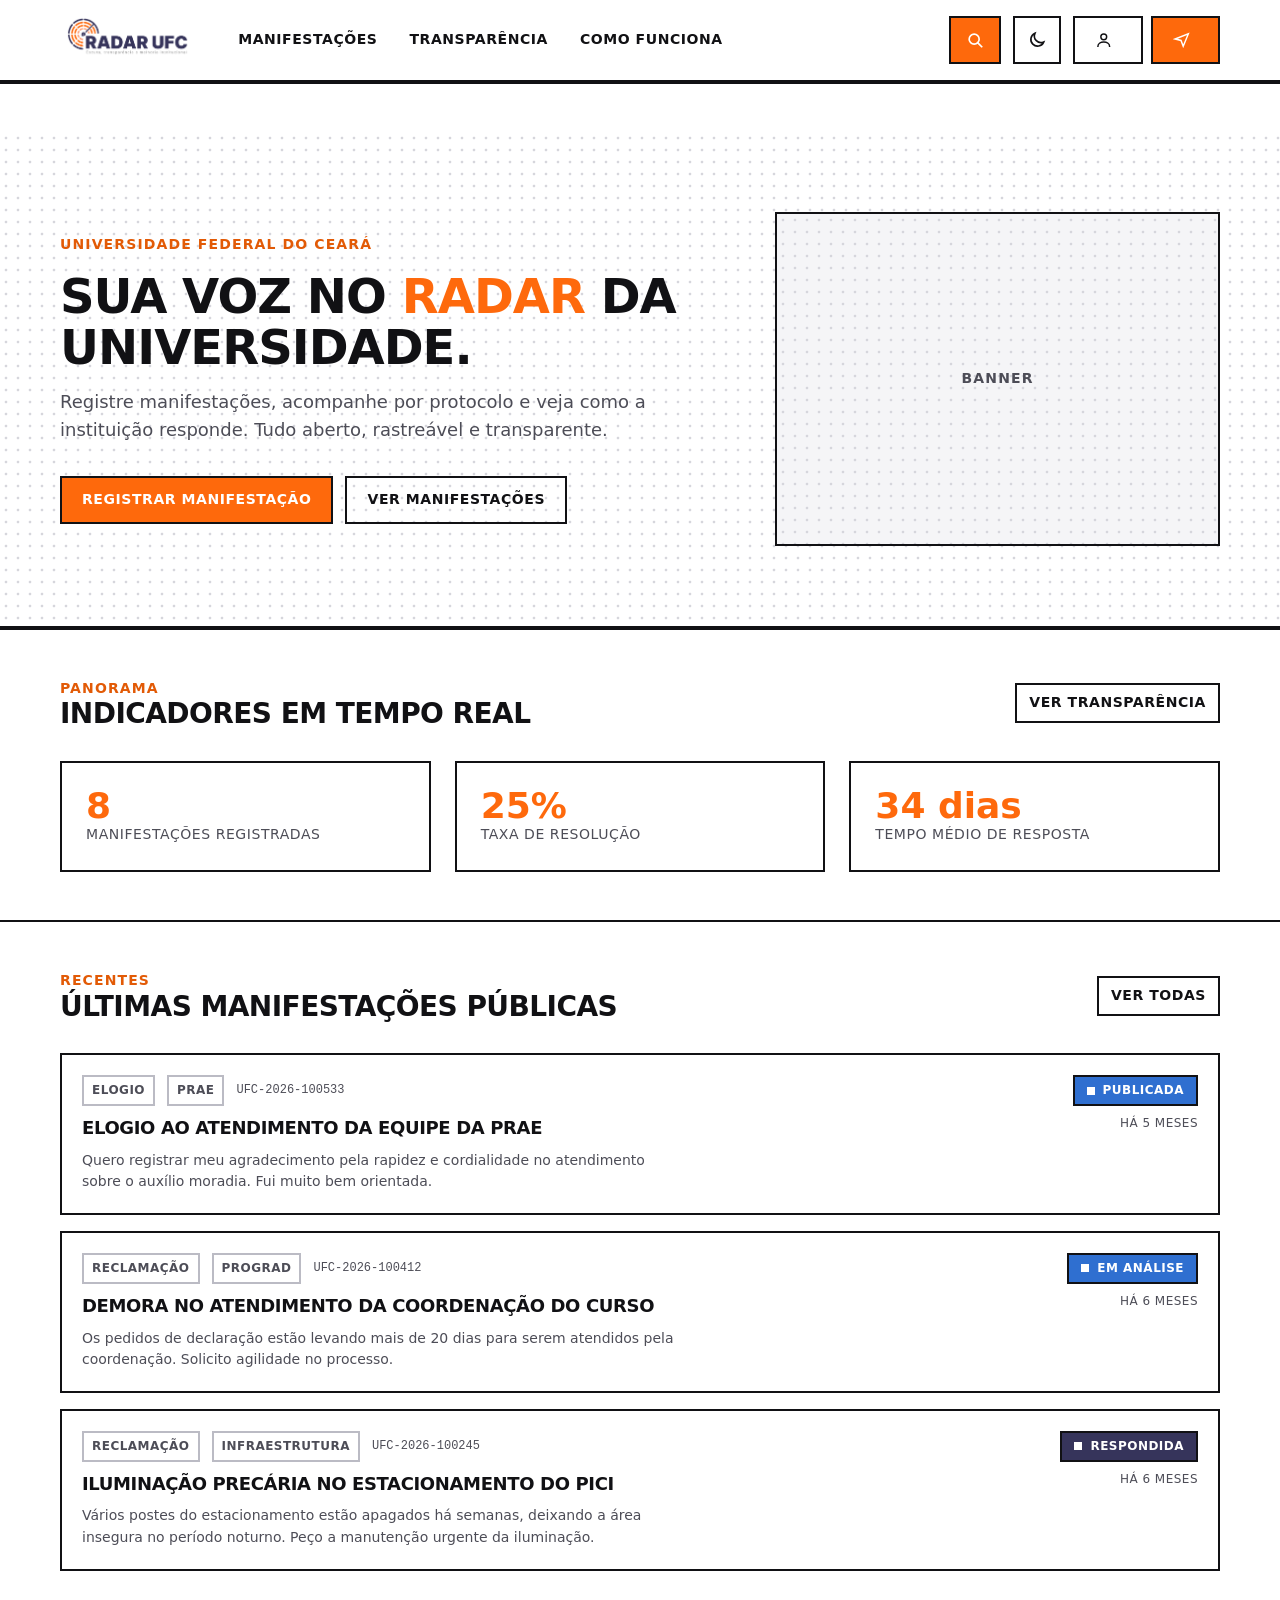
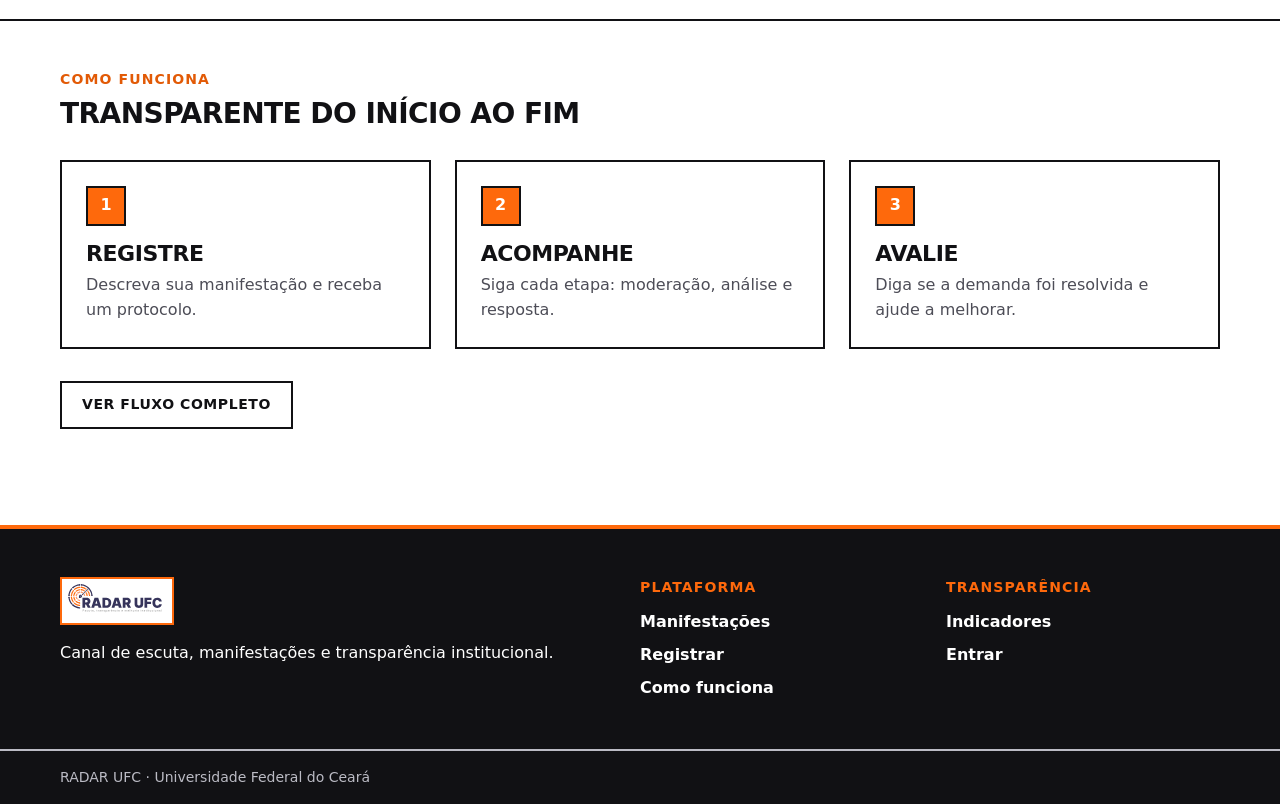
<file: src/html/index.html>
<!DOCTYPE html>
<html lang="pt-BR">
  <head>
    <meta charset="UTF-8" />
    <meta name="viewport" content="width=device-width, initial-scale=1.0" />
    <title>RADAR UFC — Escuta e transparência</title>
    <meta
      name="description"
      content="Canal de escuta, manifestações e transparência institucional da Universidade Federal do Ceará."
    />
    <link rel="icon" href="../assets/images/logo-mark.svg" />
    <link rel="stylesheet" href="../css/main.css" />
    <script>
      try {
        var stored = JSON.parse(localStorage.getItem("radar.theme"));
        document.documentElement.dataset.theme =
          stored ||
          (matchMedia("(prefers-color-scheme: dark)").matches
            ? "dark"
            : "light");
      } catch (error) {}
    </script>
  </head>
  <body>
    <a class="skip-link" href="#main">Pular para o conteúdo</a>
    <div class="page">
      <div data-shell="header"></div>
      <main class="page__main" id="main">
        <section class="hero halftone">
          <div class="container hero__inner">
            <div>
              <p class="eyebrow">Universidade Federal do Ceará</p>
              <h1 class="hero__title">
                Sua voz no <em>radar</em> da universidade.
              </h1>
              <p class="hero__lead">
                Registre manifestações, acompanhe por protocolo e veja como a
                instituição responde. Tudo aberto, rastreável e transparente.
              </p>
              <div class="hero__actions">
                <a class="btn btn--primary" href="registrar.html">
                  Registrar manifestação
                </a>
                <a class="btn btn--ghost" href="manifestacoes.html">
                  Ver manifestações
                </a>
              </div>
            </div>
            <div class="hero__art halftone" role="img" aria-label="Espaço reservado para imagem do banner">
              <span class="hero__art-label">Banner</span>
            </div>
          </div>
        </section>

        <section class="section">
          <div class="container stack--loose stack">
            <div class="cluster cluster--between">
              <div>
                <p class="eyebrow">Panorama</p>
                <h2>Indicadores em tempo real</h2>
              </div>
              <a class="btn btn--ghost btn--sm" href="transparencia.html">
                Ver transparência
              </a>
            </div>
            <div class="grid grid--3" data-home-metrics></div>
          </div>
        </section>

        <section class="section">
          <div class="container stack--loose stack">
            <div class="cluster cluster--between">
              <div>
                <p class="eyebrow">Recentes</p>
                <h2>Últimas manifestações públicas</h2>
              </div>
              <a class="btn btn--ghost btn--sm" href="manifestacoes.html">
                Ver todas
              </a>
            </div>
            <div class="stack" data-home-recent></div>
          </div>
        </section>

        <section class="section">
          <div class="container stack stack--loose">
            <div class="stack stack--tight">
              <p class="eyebrow">Como funciona</p>
              <h2>Transparente do início ao fim</h2>
            </div>
            <div class="grid grid--3">
              <div class="step-brief">
                <span class="step-brief__num">1</span>
                <h3>Registre</h3>
                <p class="text-muted">
                  Descreva sua manifestação e receba um protocolo.
                </p>
              </div>
              <div class="step-brief">
                <span class="step-brief__num">2</span>
                <h3>Acompanhe</h3>
                <p class="text-muted">
                  Siga cada etapa: moderação, análise e resposta.
                </p>
              </div>
              <div class="step-brief">
                <span class="step-brief__num">3</span>
                <h3>Avalie</h3>
                <p class="text-muted">
                  Diga se a demanda foi resolvida e ajude a melhorar.
                </p>
              </div>
            </div>
            <div>
              <a class="btn btn--ghost" href="como-funciona.html">
                Ver fluxo completo
              </a>
            </div>
          </div>
        </section>
      </main>
      <div data-shell="footer"></div>
    </div>

    <script type="module" src="../js/app.js"></script>
    <script type="module" src="../js/features/home/home.js"></script>
  </body>
</html>
</file>
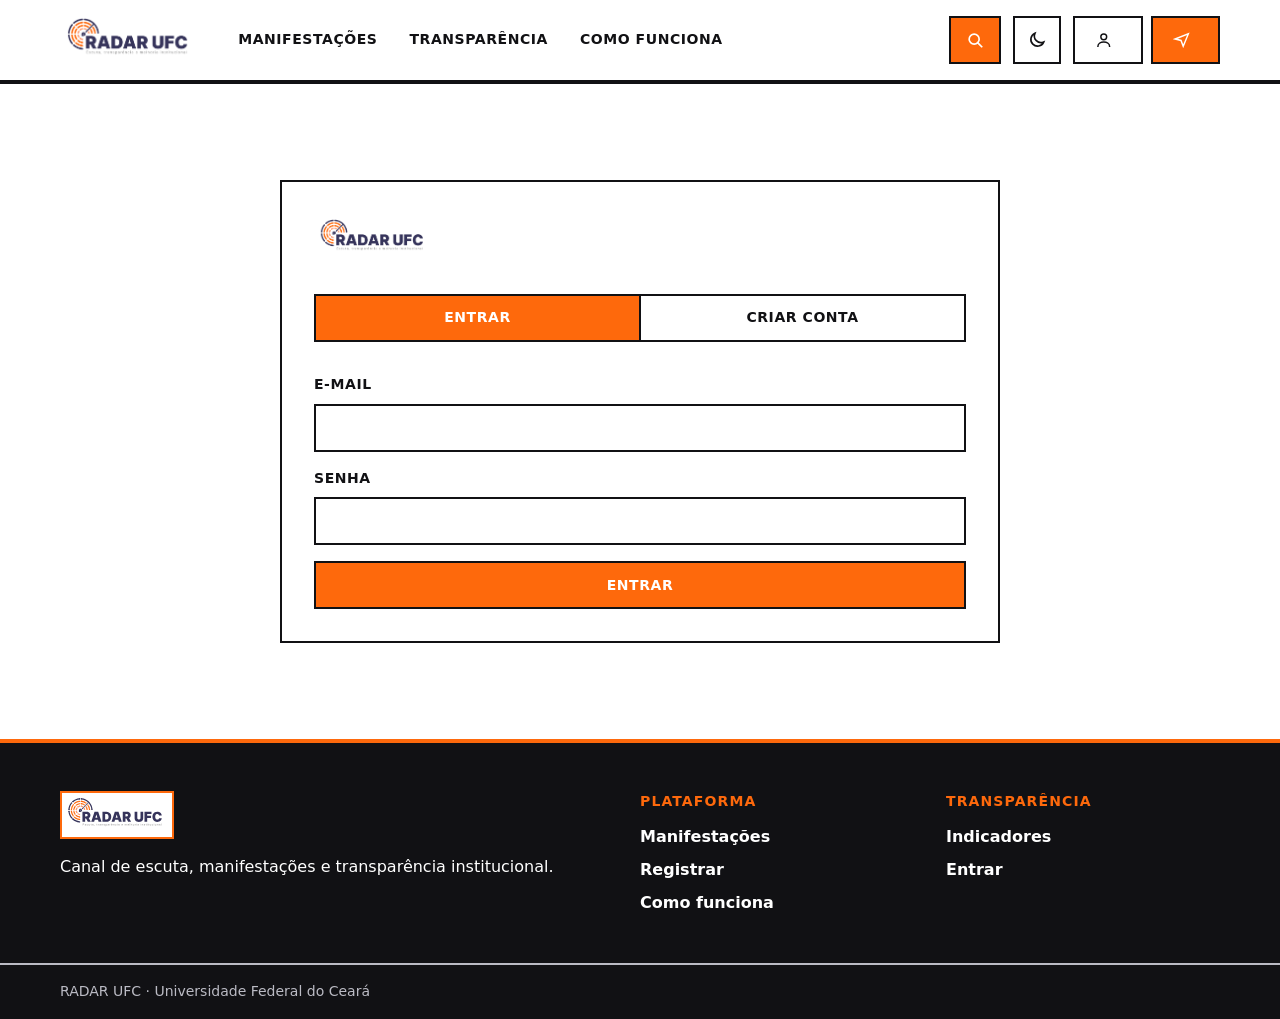
<file: src/html/admin-dashboard.html>
<!DOCTYPE html>
<html lang="pt-BR">
  <head>
    <meta charset="UTF-8" />
    <meta name="viewport" content="width=device-width, initial-scale=1.0" />
    <title>Painel administrativo — RADAR UFC</title>
    <meta name="description" content="Painel administrativo do RADAR UFC: indicadores e gestão de manifestações." />
    <link rel="icon" href="../assets/images/logo-mark.svg" />
    <link rel="stylesheet" href="../css/main.css" />
    <script>
      try {
        var stored = JSON.parse(localStorage.getItem("radar.theme"));
        document.documentElement.dataset.theme =
          stored ||
          (matchMedia("(prefers-color-scheme: dark)").matches
            ? "dark"
            : "light");
      } catch (error) {}
    </script>
  </head>
  <body>
    <a class="skip-link" href="#main">Pular para o conteúdo</a>
    <div class="page">
      <div data-shell="header"></div>
      <main class="page__main" id="main">
        <section class="section">
          <div class="container" data-admin></div>
        </section>
      </main>
      <div data-shell="footer"></div>
    </div>

    <script type="module" src="../js/app.js"></script>
    <script type="module" src="../js/features/admin/dashboard.js"></script>
  </body>
</html>
</file>
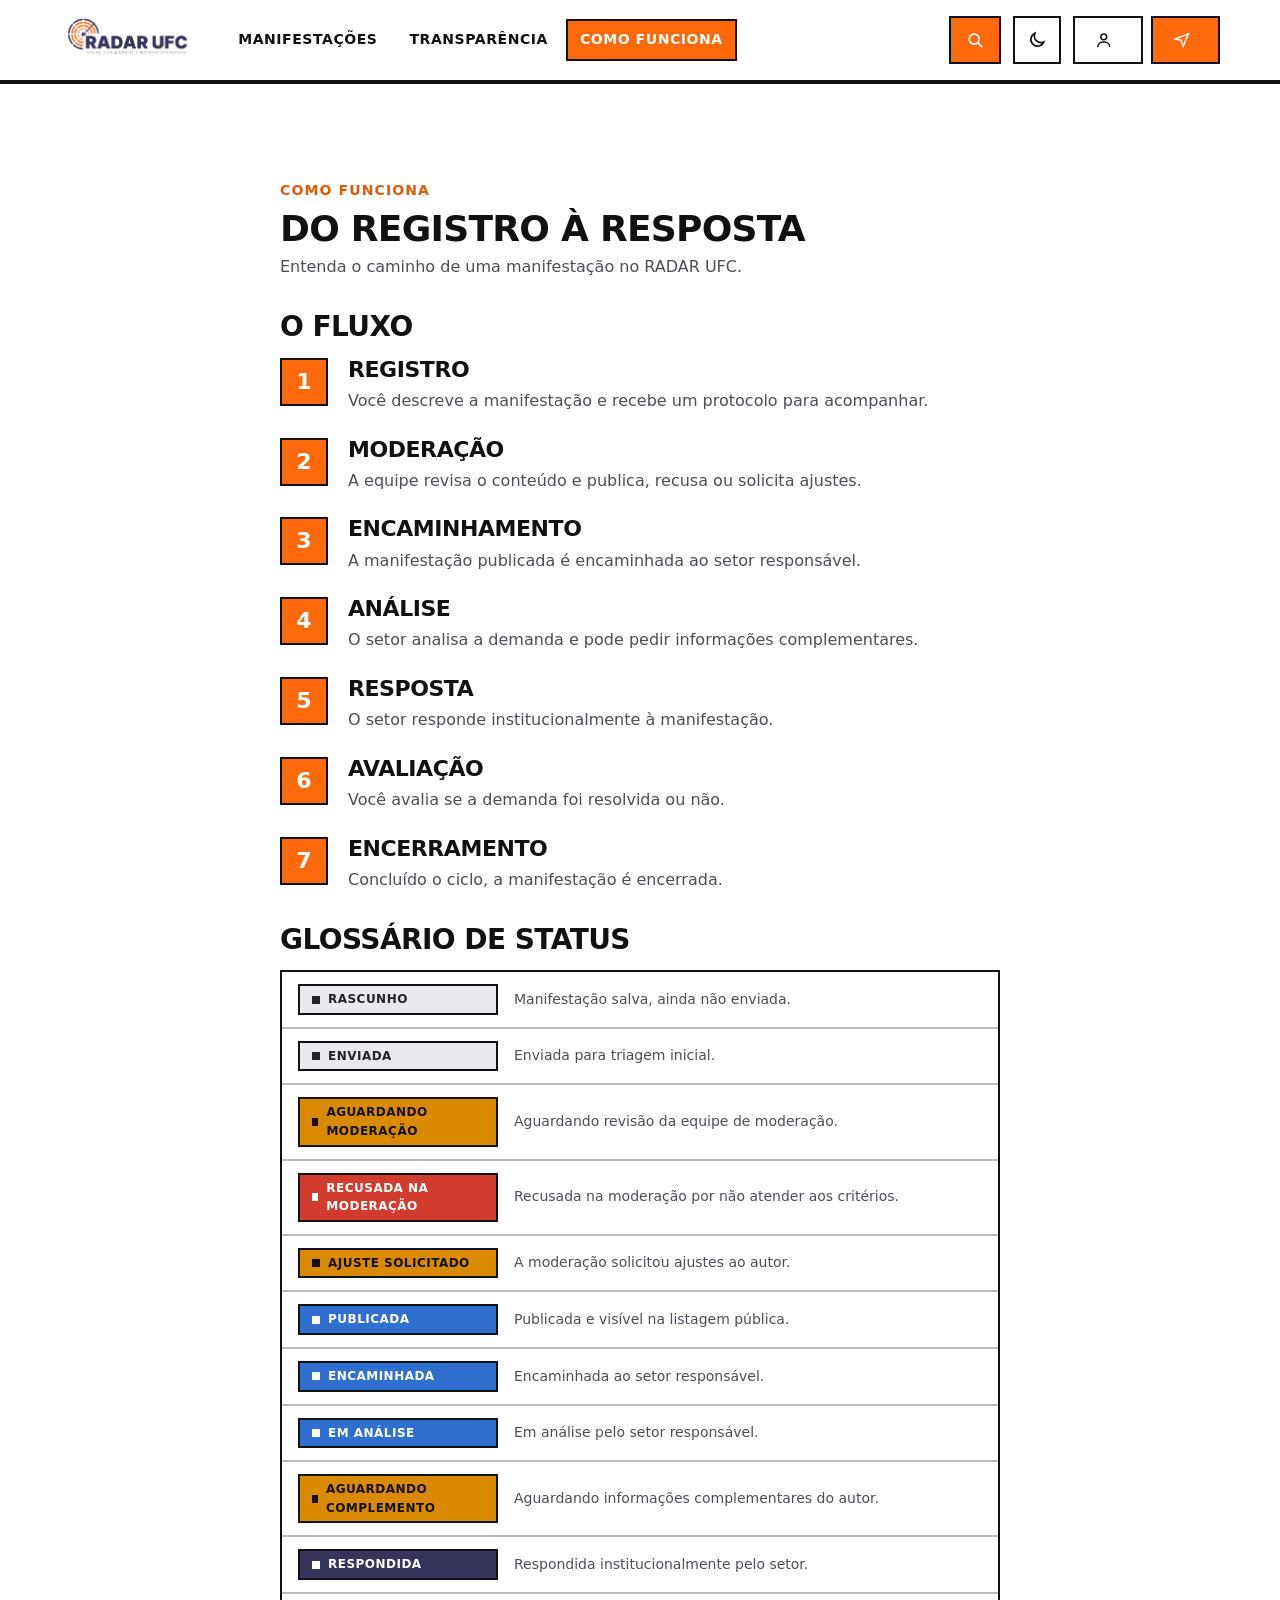
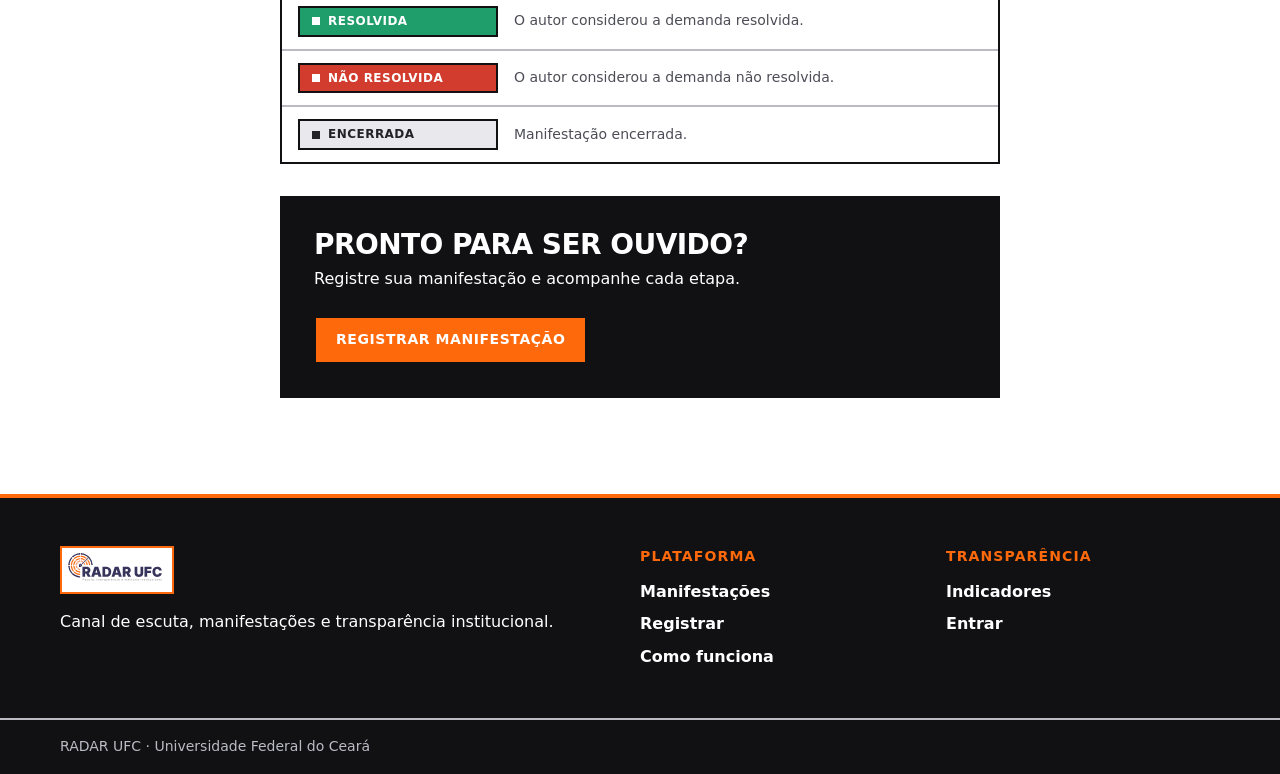
<file: src/html/como-funciona.html>
<!DOCTYPE html>
<html lang="pt-BR">
  <head>
    <meta charset="UTF-8" />
    <meta name="viewport" content="width=device-width, initial-scale=1.0" />
    <title>Como funciona — RADAR UFC</title>
    <meta name="description" content="Entenda o fluxo de uma manifestação no RADAR UFC e o significado de cada status." />
    <link rel="icon" href="../assets/images/logo-mark.svg" />
    <link rel="stylesheet" href="../css/main.css" />
    <script>
      try {
        var stored = JSON.parse(localStorage.getItem("radar.theme"));
        document.documentElement.dataset.theme =
          stored ||
          (matchMedia("(prefers-color-scheme: dark)").matches
            ? "dark"
            : "light");
      } catch (error) {}
    </script>
  </head>
  <body>
    <a class="skip-link" href="#main">Pular para o conteúdo</a>
    <div class="page">
      <div data-shell="header"></div>
      <main class="page__main" id="main">
        <section class="section">
          <div class="container container--narrow" data-how></div>
        </section>
      </main>
      <div data-shell="footer"></div>
    </div>

    <script type="module" src="../js/app.js"></script>
    <script type="module" src="../js/features/how-it-works/how.js"></script>
  </body>
</html>
</file>
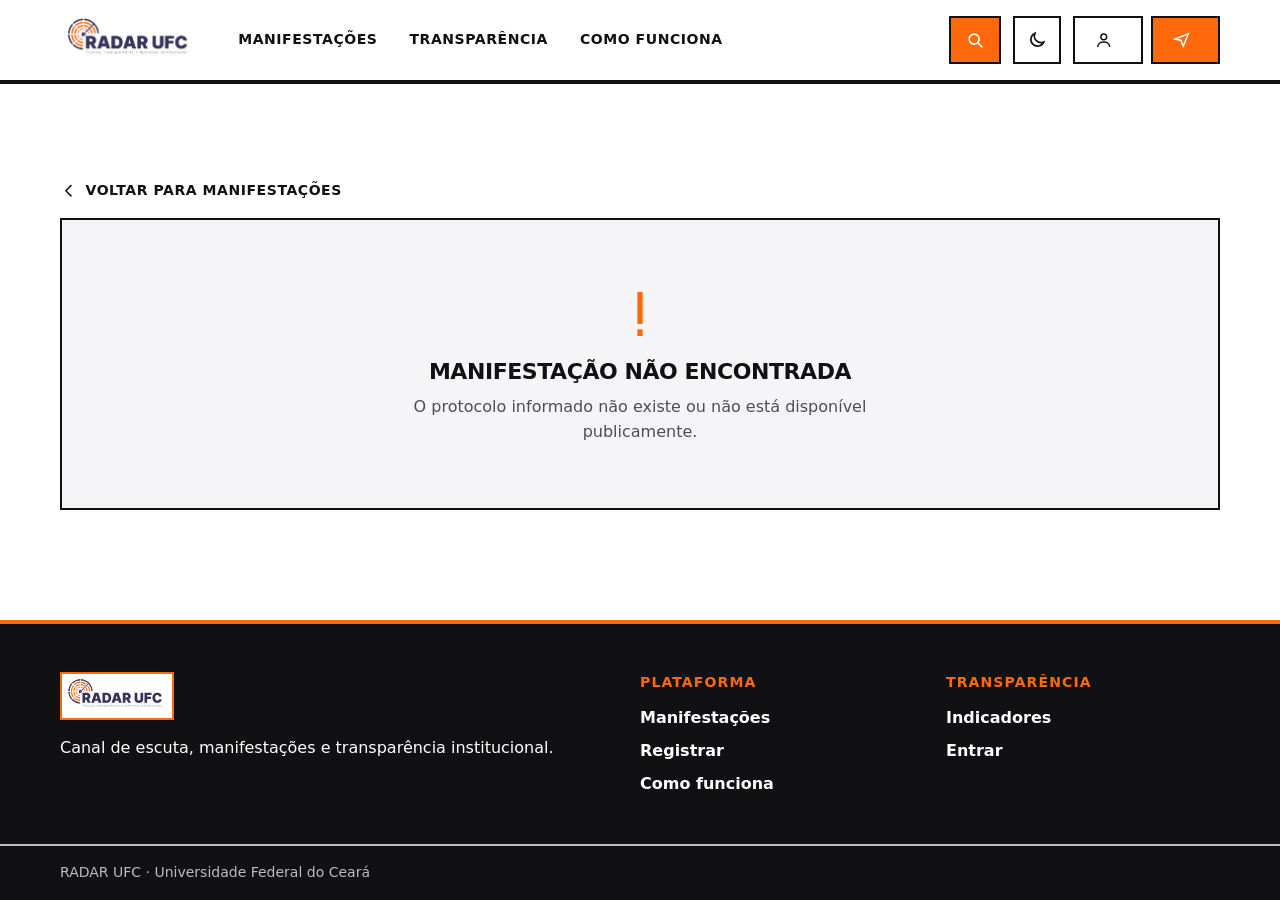
<file: src/html/detalhe-manifestacao.html>
<!DOCTYPE html>
<html lang="pt-BR">
  <head>
    <meta charset="UTF-8" />
    <meta name="viewport" content="width=device-width, initial-scale=1.0" />
    <title>Manifestação — RADAR UFC</title>
    <meta
      name="description"
      content="Detalhe de uma manifestação registrada no RADAR UFC, com histórico e respostas."
    />
    <link rel="icon" href="../assets/images/logo-mark.svg" />
    <link rel="stylesheet" href="../css/main.css" />
    <script>
      try {
        var stored = JSON.parse(localStorage.getItem("radar.theme"));
        document.documentElement.dataset.theme =
          stored ||
          (matchMedia("(prefers-color-scheme: dark)").matches
            ? "dark"
            : "light");
      } catch (error) {}
    </script>
  </head>
  <body>
    <a class="skip-link" href="#main">Pular para o conteúdo</a>
    <div class="page">
      <div data-shell="header"></div>
      <main class="page__main" id="main">
        <section class="section">
          <div class="container" data-detail></div>
        </section>
      </main>
      <div data-shell="footer"></div>
    </div>

    <script type="module" src="../js/app.js"></script>
    <script type="module" src="../js/features/manifestations/detail.js"></script>
  </body>
</html>
</file>
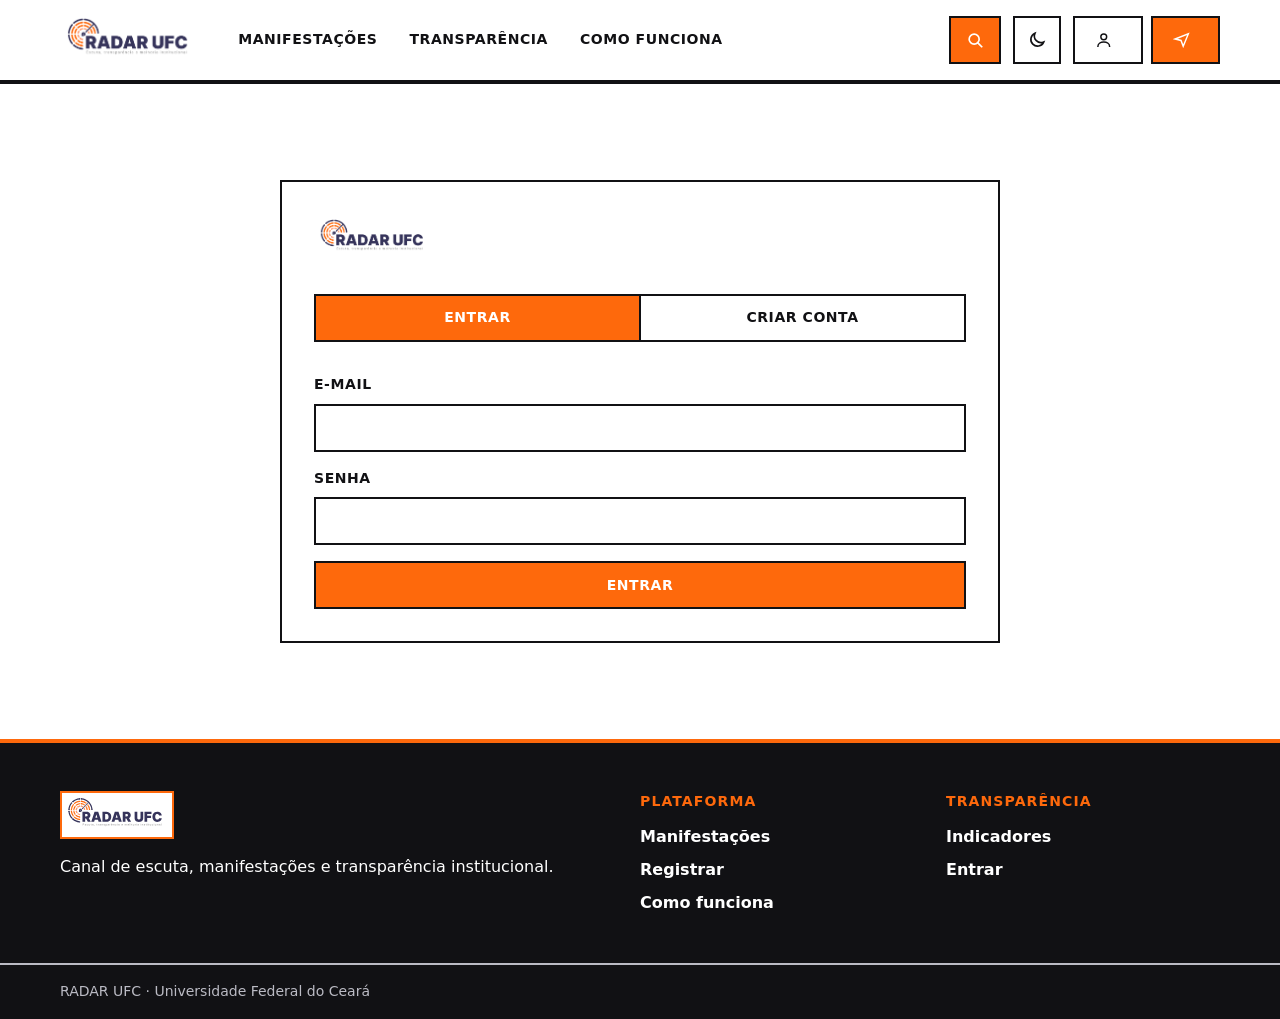
<file: src/html/login.html>
<!DOCTYPE html>
<html lang="pt-BR">
  <head>
    <meta charset="UTF-8" />
    <meta name="viewport" content="width=device-width, initial-scale=1.0" />
    <title>Entrar — RADAR UFC</title>
    <meta
      name="description"
      content="Acesse sua conta no RADAR UFC ou crie um novo cadastro."
    />
    <link rel="icon" href="../assets/images/logo-mark.svg" />
    <link rel="stylesheet" href="../css/main.css" />
    <script>
      try {
        var stored = JSON.parse(localStorage.getItem("radar.theme"));
        document.documentElement.dataset.theme =
          stored ||
          (matchMedia("(prefers-color-scheme: dark)").matches
            ? "dark"
            : "light");
      } catch (error) {}
    </script>
  </head>
  <body>
    <a class="skip-link" href="#main">Pular para o conteúdo</a>
    <div class="page">
      <div data-shell="header"></div>
      <main class="page__main" id="main">
        <section class="section">
          <div class="container container--narrow">
            <div data-auth></div>
          </div>
        </section>
      </main>
      <div data-shell="footer"></div>
    </div>

    <script type="module" src="../js/app.js"></script>
    <script type="module" src="../js/features/auth/auth.js"></script>
  </body>
</html>
</file>
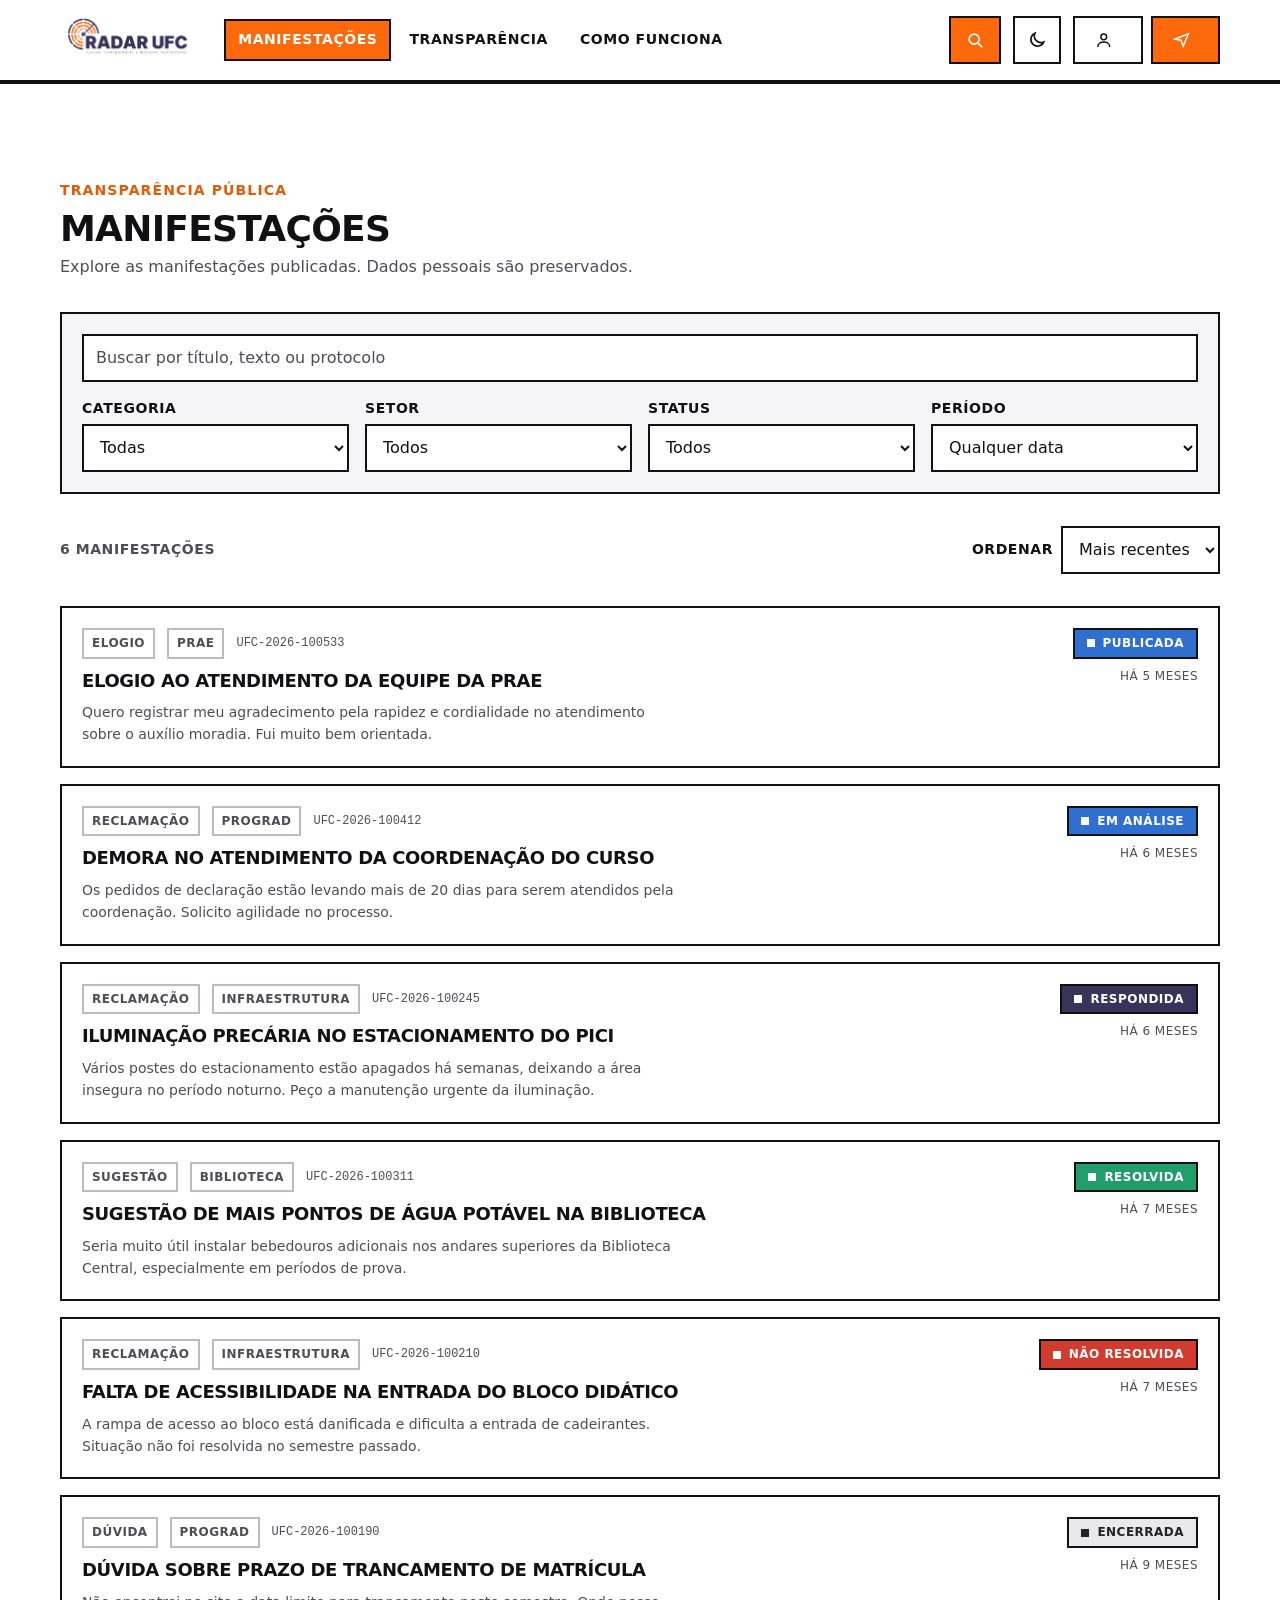
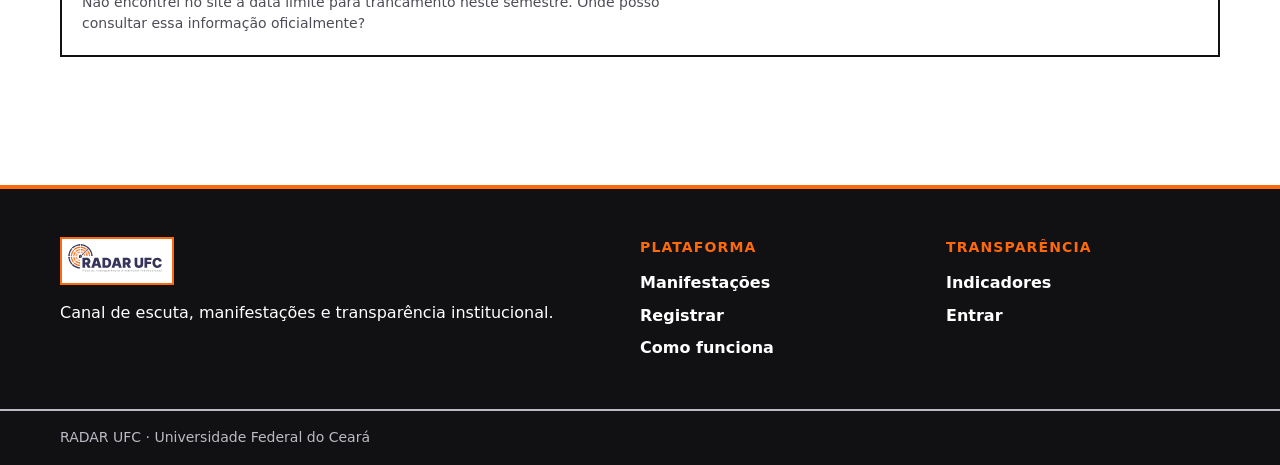
<file: src/html/manifestacoes.html>
<!DOCTYPE html>
<html lang="pt-BR">
  <head>
    <meta charset="UTF-8" />
    <meta name="viewport" content="width=device-width, initial-scale=1.0" />
    <title>Manifestações — RADAR UFC</title>
    <meta
      name="description"
      content="Listagem pública de manifestações registradas no RADAR UFC, com busca e filtros."
    />
    <link rel="icon" href="../assets/images/logo-mark.svg" />
    <link rel="stylesheet" href="../css/main.css" />
    <script>
      try {
        var stored = JSON.parse(localStorage.getItem("radar.theme"));
        document.documentElement.dataset.theme =
          stored ||
          (matchMedia("(prefers-color-scheme: dark)").matches
            ? "dark"
            : "light");
      } catch (error) {}
    </script>
  </head>
  <body>
    <a class="skip-link" href="#main">Pular para o conteúdo</a>
    <div class="page">
      <div data-shell="header"></div>
      <main class="page__main" id="main">
        <section class="section">
          <div class="container stack stack--loose">
            <header class="stack stack--tight">
              <p class="eyebrow">Transparência pública</p>
              <h1>Manifestações</h1>
              <p class="text-muted">
                Explore as manifestações publicadas. Dados pessoais são
                preservados.
              </p>
            </header>

            <div data-filters></div>
            <div data-toolbar></div>
            <div class="stack" data-results></div>
            <div data-pagination></div>
          </div>
        </section>
      </main>
      <div data-shell="footer"></div>
    </div>

    <script type="module" src="../js/app.js"></script>
    <script type="module" src="../js/features/manifestations/list.js"></script>
  </body>
</html>
</file>
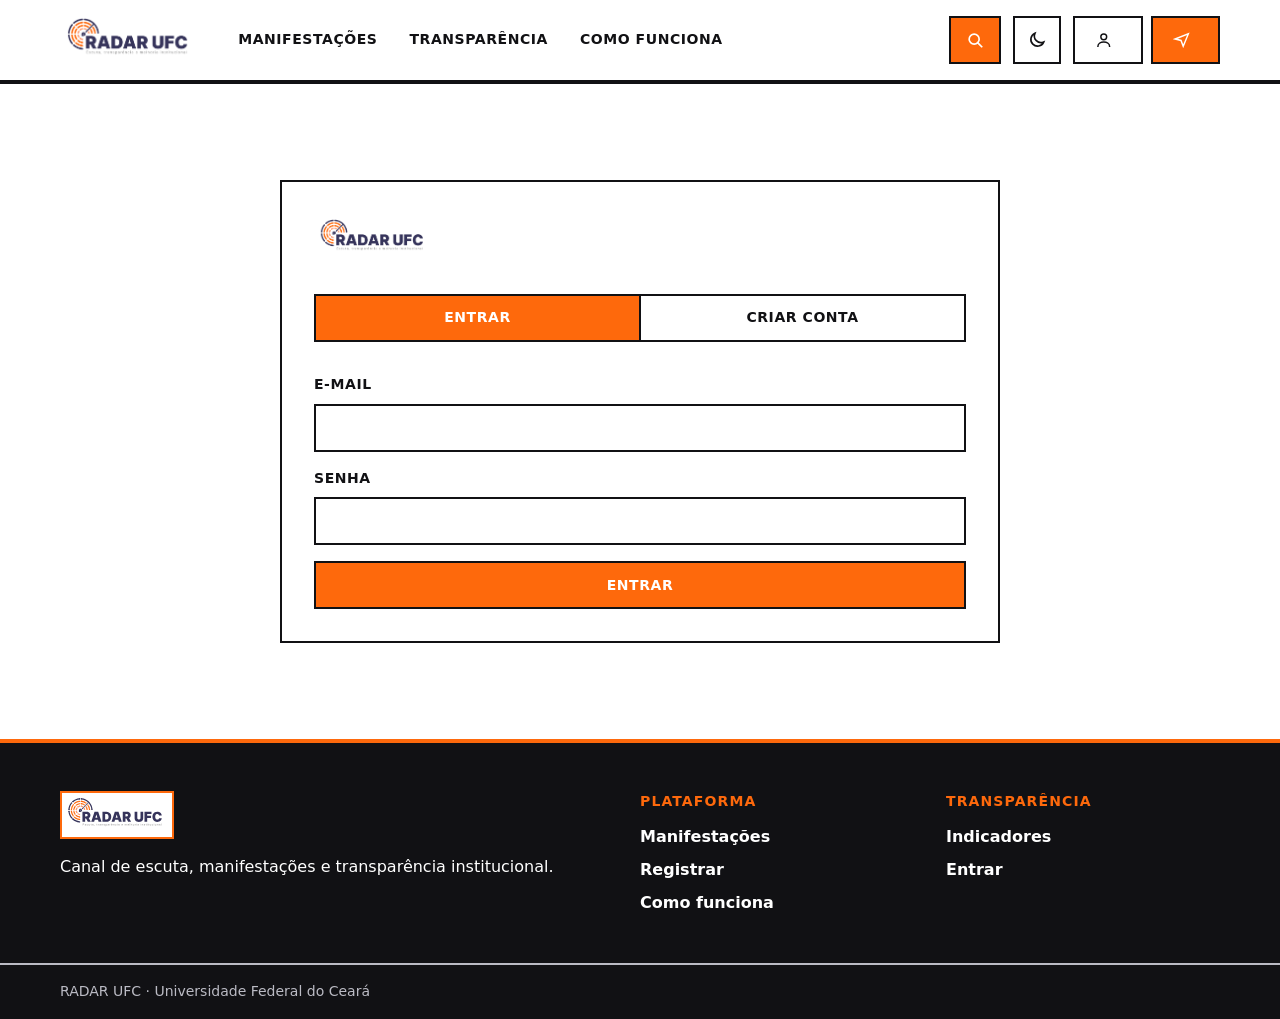
<file: src/html/minhas-manifestacoes.html>
<!DOCTYPE html>
<html lang="pt-BR">
  <head>
    <meta charset="UTF-8" />
    <meta name="viewport" content="width=device-width, initial-scale=1.0" />
    <title>Minhas manifestações — RADAR UFC</title>
    <meta name="description" content="Acompanhe suas manifestações no RADAR UFC." />
    <link rel="icon" href="../assets/images/logo-mark.svg" />
    <link rel="stylesheet" href="../css/main.css" />
    <script>
      try {
        var stored = JSON.parse(localStorage.getItem("radar.theme"));
        document.documentElement.dataset.theme =
          stored ||
          (matchMedia("(prefers-color-scheme: dark)").matches
            ? "dark"
            : "light");
      } catch (error) {}
    </script>
  </head>
  <body>
    <a class="skip-link" href="#main">Pular para o conteúdo</a>
    <div class="page">
      <div data-shell="header"></div>
      <main class="page__main" id="main">
        <section class="section">
          <div class="container" data-my></div>
        </section>
      </main>
      <div data-shell="footer"></div>
    </div>

    <script type="module" src="../js/app.js"></script>
    <script type="module" src="../js/features/my-manifestations/list.js"></script>
  </body>
</html>
</file>
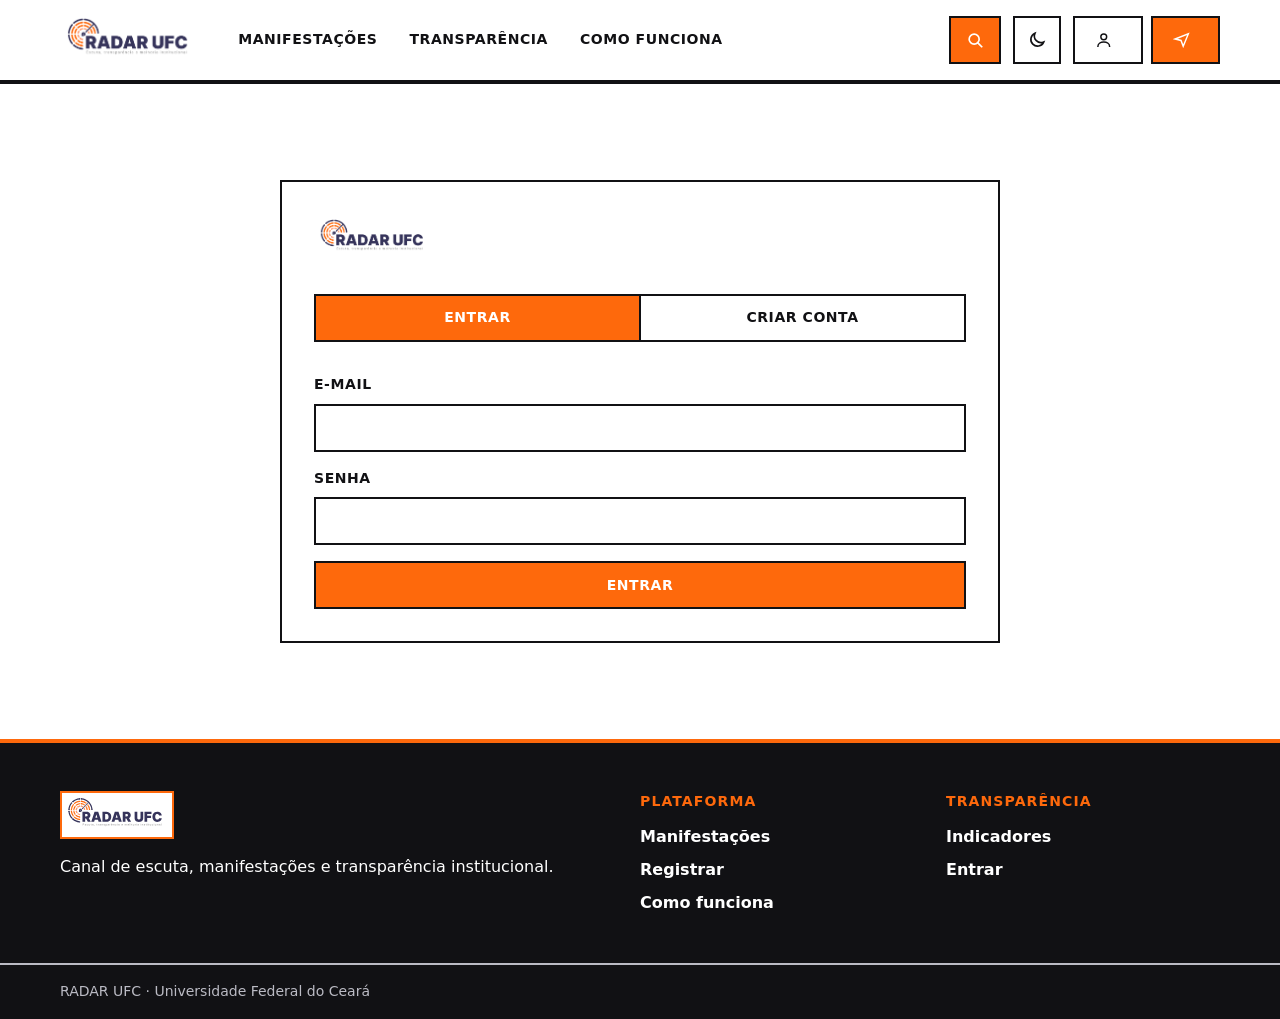
<file: src/html/moderacao.html>
<!DOCTYPE html>
<html lang="pt-BR">
  <head>
    <meta charset="UTF-8" />
    <meta name="viewport" content="width=device-width, initial-scale=1.0" />
    <title>Moderação — RADAR UFC</title>
    <meta name="description" content="Fila de moderação de manifestações do RADAR UFC." />
    <link rel="icon" href="../assets/images/logo-mark.svg" />
    <link rel="stylesheet" href="../css/main.css" />
    <script>
      try {
        var stored = JSON.parse(localStorage.getItem("radar.theme"));
        document.documentElement.dataset.theme =
          stored ||
          (matchMedia("(prefers-color-scheme: dark)").matches
            ? "dark"
            : "light");
      } catch (error) {}
    </script>
  </head>
  <body>
    <a class="skip-link" href="#main">Pular para o conteúdo</a>
    <div class="page">
      <div data-shell="header"></div>
      <main class="page__main" id="main">
        <section class="section">
          <div class="container" data-moderation></div>
        </section>
      </main>
      <div data-shell="footer"></div>
    </div>

    <script type="module" src="../js/app.js"></script>
    <script type="module" src="../js/features/moderation/queue.js"></script>
  </body>
</html>
</file>
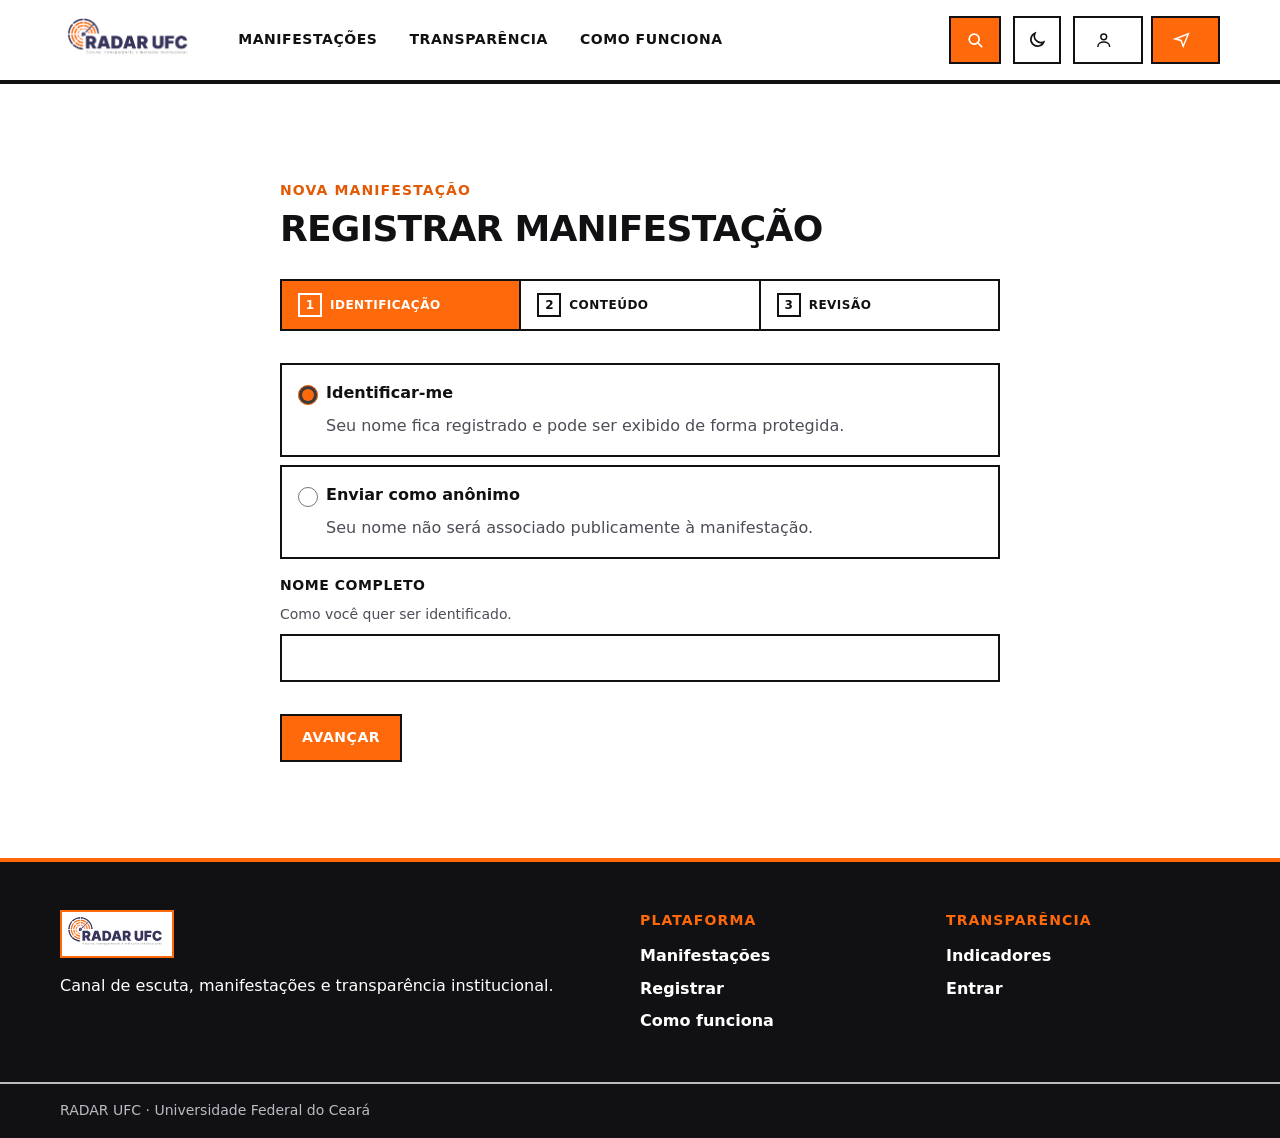
<file: src/html/registrar.html>
<!DOCTYPE html>
<html lang="pt-BR">
  <head>
    <meta charset="UTF-8" />
    <meta name="viewport" content="width=device-width, initial-scale=1.0" />
    <title>Registrar manifestação — RADAR UFC</title>
    <meta
      name="description"
      content="Registre uma nova manifestação no RADAR UFC em poucos passos."
    />
    <link rel="icon" href="../assets/images/logo-mark.svg" />
    <link rel="stylesheet" href="../css/main.css" />
    <script>
      try {
        var stored = JSON.parse(localStorage.getItem("radar.theme"));
        document.documentElement.dataset.theme =
          stored ||
          (matchMedia("(prefers-color-scheme: dark)").matches
            ? "dark"
            : "light");
      } catch (error) {}
    </script>
  </head>
  <body>
    <a class="skip-link" href="#main">Pular para o conteúdo</a>
    <div class="page">
      <div data-shell="header"></div>
      <main class="page__main" id="main">
        <section class="section">
          <div class="container container--narrow" data-register></div>
        </section>
      </main>
      <div data-shell="footer"></div>
    </div>

    <script type="module" src="../js/app.js"></script>
    <script type="module" src="../js/features/register/register.js"></script>
  </body>
</html>
</file>
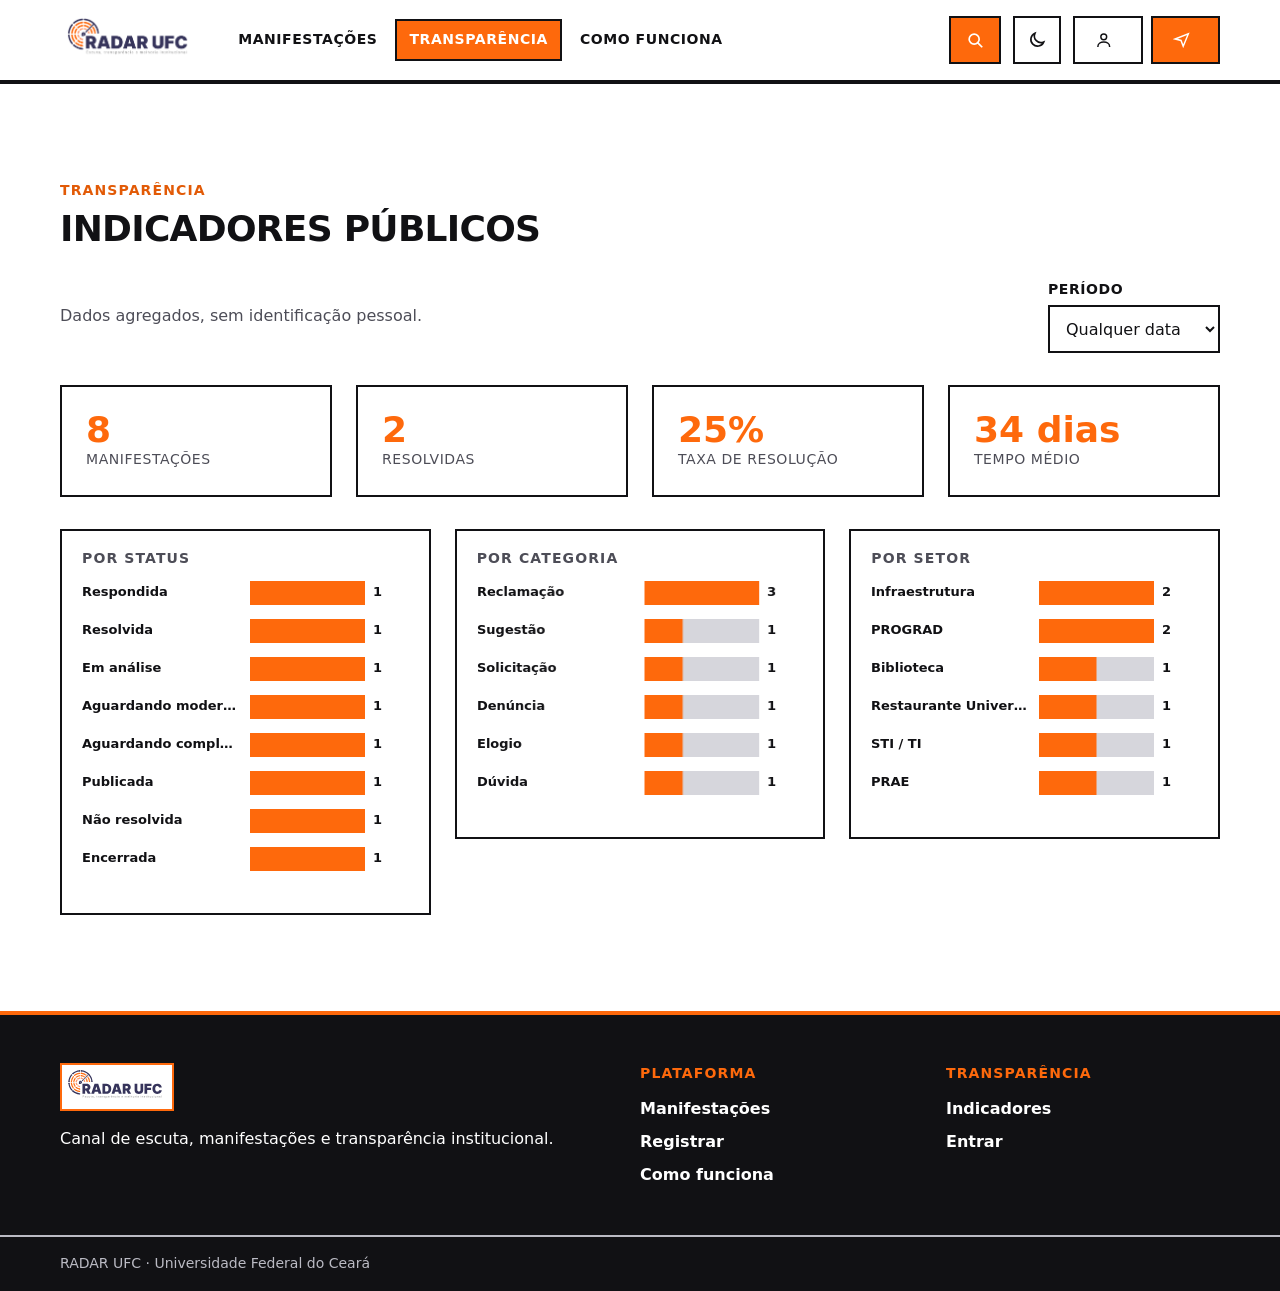
<file: src/html/transparencia.html>
<!DOCTYPE html>
<html lang="pt-BR">
  <head>
    <meta charset="UTF-8" />
    <meta name="viewport" content="width=device-width, initial-scale=1.0" />
    <title>Transparência — RADAR UFC</title>
    <meta name="description" content="Indicadores públicos agregados das manifestações no RADAR UFC." />
    <link rel="icon" href="../assets/images/logo-mark.svg" />
    <link rel="stylesheet" href="../css/main.css" />
    <script>
      try {
        var stored = JSON.parse(localStorage.getItem("radar.theme"));
        document.documentElement.dataset.theme =
          stored ||
          (matchMedia("(prefers-color-scheme: dark)").matches
            ? "dark"
            : "light");
      } catch (error) {}
    </script>
  </head>
  <body>
    <a class="skip-link" href="#main">Pular para o conteúdo</a>
    <div class="page">
      <div data-shell="header"></div>
      <main class="page__main" id="main">
        <section class="section">
          <div class="container" data-transparency></div>
        </section>
      </main>
      <div data-shell="footer"></div>
    </div>

    <script type="module" src="../js/app.js"></script>
    <script type="module" src="../js/features/transparency/transparency.js"></script>
  </body>
</html>
</file>
<file: src/css/main.css>
@import "tokens/palette.css";
@import "tokens/semantic.css";
@import "tokens/scale.css";
@import "base/reset.css";
@import "base/elements.css";
@import "layout/container.css";
@import "layout/header.css";
@import "layout/footer.css";
@import "components/button.css";
@import "components/field.css";
@import "components/status-pill.css";
@import "components/table.css";
@import "components/timeline.css";
@import "components/pagination.css";
@import "components/dialog.css";
@import "components/empty-state.css";
@import "components/manifestation-item.css";
@import "components/skeleton.css";
@import "components/toast.css";
@import "pages/home.css";
@import "pages/manifestations.css";
@import "pages/detail.css";
@import "pages/auth.css";
@import "pages/register.css";
@import "pages/my.css";
@import "pages/moderation.css";
@import "pages/admin.css";
@import "pages/transparency.css";
@import "pages/how.css";
</file>
